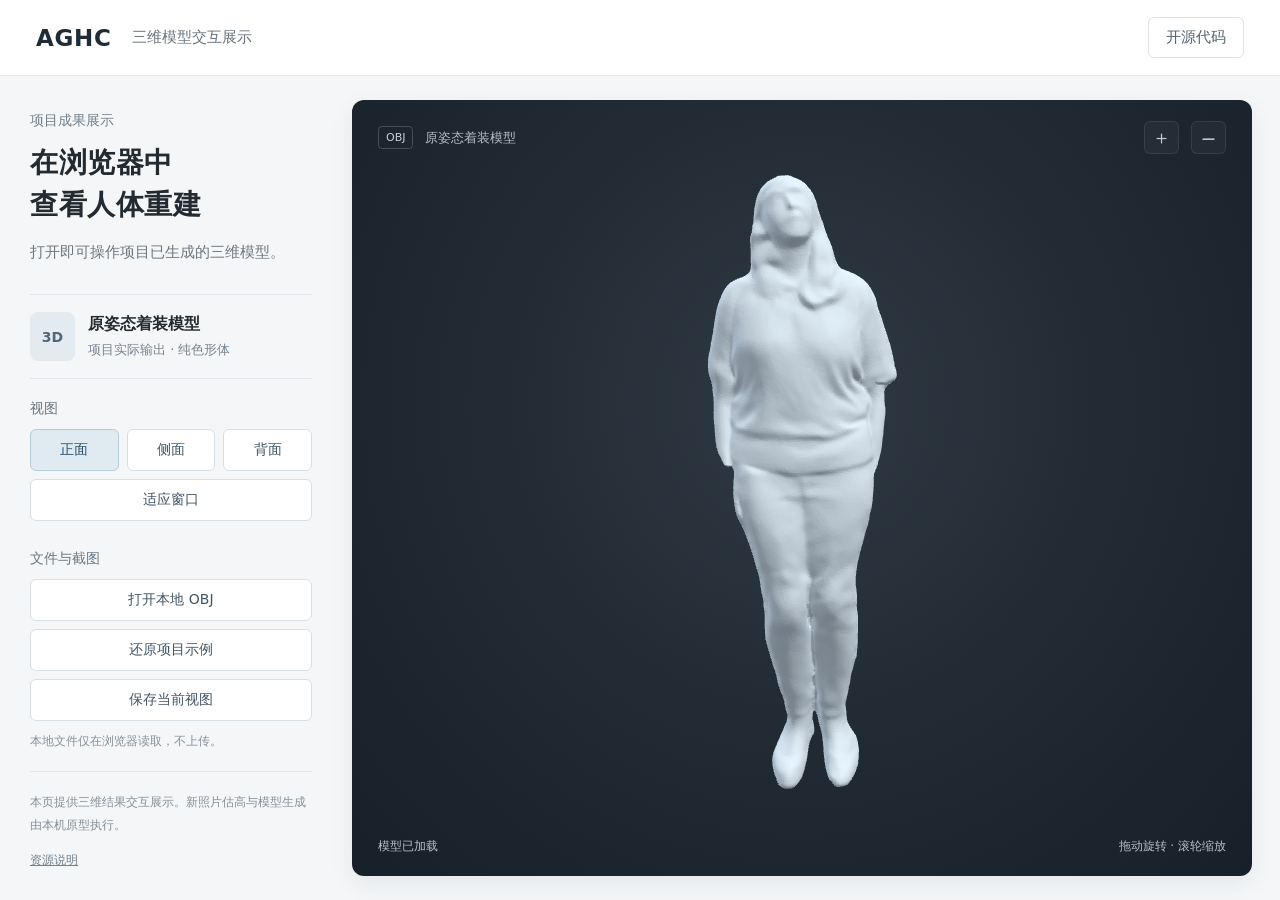
<file: index.html>
<!doctype html>
<html lang="zh-CN"><head><meta charset="utf-8"><meta name="viewport" content="width=device-width,initial-scale=1"><meta name="description" content="AGHC 三维模型交互展示，直接查看项目生成的OBJ模型，支持旋转、缩放及本地文件查看。"><link rel="icon" href="data:,"><title>AGHC · 三维模型交互展示</title><link rel="stylesheet" href="viewer.css"></head>
<body><header><a class="brand" href="./">AGHC<span>三维模型交互展示</span></a><a class="source" href="https://github.com/sini57921-coder/AGHC" target="_blank" rel="noopener">开源代码</a></header>
<main><aside><div class="intro"><p class="kicker">项目成果展示</p><h1>在浏览器中<br>查看人体重建</h1><p>打开即可操作项目已生成的三维模型。</p></div><section class="model-card"><div class="model-icon" aria-hidden="true">3D</div><div><h2 id="modelName">原姿态着装模型</h2><p id="modelMeta">项目实际输出 · 纯色形体</p></div></section><section class="controls"><h2>视图</h2><div class="angles"><button data-action="front" class="active">正面</button><button data-action="side">侧面</button><button data-action="back">背面</button></div><button class="wide" data-action="reset">适应窗口</button></section><section class="controls"><h2>文件与截图</h2><label class="file-button">打开本地 OBJ<input id="fileInput" type="file" accept=".obj" hidden></label><button class="wide" id="restore">还原项目示例</button><button class="wide" id="capture">保存当前视图</button><p class="privacy">本地文件仅在浏览器读取，不上传。</p></section><div class="scope"><p>本页提供三维结果交互展示。新照片估高与模型生成由本机原型执行。</p><a href="THIRD_PARTY_NOTICES.md">资源说明</a></div></aside>
<section class="workspace" aria-label="三维模型查看区"><div class="canvas-head"><div><span class="pill">OBJ</span><span id="viewLabel">项目重建示例</span></div><div class="zoom"><button data-action="in" aria-label="放大">＋</button><button data-action="out" aria-label="缩小">−</button></div></div><div id="canvas" role="img" aria-label="可旋转缩放的三维人体模型"></div><div id="loading" role="status">正在加载三维模型…</div><div class="canvas-foot"><span id="status">准备模型</span><span>拖动旋转 · 滚轮缩放</span></div></section></main>
<script src="three.min.js"></script><script src="OBJLoader.js"></script><script src="viewer.js"></script></body></html>
</file>
<file: viewer.css>
:root{font-family:"Microsoft YaHei","PingFang SC",system-ui,sans-serif;color:#222a32;background:#f4f6f8;font-size:16px}*{box-sizing:border-box}body{margin:0}header{height:76px;padding:0 36px;display:flex;align-items:center;justify-content:space-between;border-bottom:1px solid #e3e7eb;background:white}.brand{text-decoration:none;color:#1f2c36;font-weight:750;font-size:23px;letter-spacing:.03em;display:flex;align-items:center;gap:20px}.brand span{font-size:15px;font-weight:400;letter-spacing:0;color:#68737e}.source{color:#536470;font-size:15px;text-decoration:none;padding:10px 17px;border:1px solid #dde3e8;border-radius:6px}main{max-width:1680px;margin:auto;display:grid;grid-template-columns:300px minmax(0,1fr);gap:24px;padding:24px 28px}aside{padding:12px 16px 0 2px}.kicker{color:#71808c;font-size:14px;margin:0 0 12px}.intro h1{font-size:28px;line-height:1.5;font-weight:650;letter-spacing:.02em;margin:0 0 13px}.intro>p:last-child{font-size:15px;color:#6d7882;line-height:1.8;margin:0 0 28px}.model-card{display:flex;gap:13px;align-items:center;padding:17px 0;border-top:1px solid #dfe5ea;border-bottom:1px solid #dfe5ea}.model-icon{background:#e3ebf0;color:#506577;width:45px;height:49px;border-radius:8px;display:grid;place-items:center;font-size:14px;font-weight:700}.model-card h2{font-size:16px;margin:0 0 6px;font-weight:600;overflow-wrap:anywhere}.model-card p{font-size:13px;color:#78848f;margin:0}.controls{padding-top:21px}.controls h2{font-size:14px;color:#697782;font-weight:500;margin:0 0 11px}.angles{display:grid;grid-template-columns:repeat(3,1fr);gap:8px;margin-bottom:8px}button,.file-button{font:inherit;font-size:14px;border:1px solid #d6dfe6;color:#415465;background:white;border-radius:6px;cursor:pointer;padding:11px 10px;text-align:center;transition:background .15s,border-color .15s}button:hover,.file-button:hover{background:#e9eff3;border-color:#b7c9d6}button.active{background:#e0eaf1;color:#264e6d;border-color:#b7ccd9}.wide,.file-button{display:block;width:100%;margin:8px 0}.privacy{font-size:12px;line-height:1.7;color:#85909a;margin:10px 0}.scope{border-top:1px solid #dfe5ea;margin-top:20px;padding-top:7px;color:#84909a;font-size:12px;line-height:1.9}.scope a{color:#71828e;text-decoration:underline}.workspace{position:relative;min-width:0;min-height:520px;height:calc(100vh - 124px);max-height:1000px;overflow:hidden;border-radius:12px;background:radial-gradient(ellipse at 50% 39%,#303a44 0,#222b34 48%,#172029 100%);box-shadow:0 8px 24px #22303b13}.canvas-head,.canvas-foot{position:absolute;left:26px;right:26px;display:flex;align-items:center;justify-content:space-between;color:#b4c0ca;z-index:2;font-size:13px;pointer-events:none}.canvas-head{top:21px}.canvas-head>div{display:flex;align-items:center;gap:12px}.pill{font-size:11px;border:1px solid #73808b75;border-radius:4px;padding:4px 7px;color:#c6d1d9}.zoom{pointer-events:auto}.zoom button{background:#ffffff08;color:#bfcdd8;border:1px solid #ffffff16;width:35px;height:33px;padding:0;font-size:19px}.zoom button:hover{background:#ffffff18}.canvas-foot{bottom:21px;font-size:12px}#canvas{width:100%;height:100%;touch-action:none;cursor:grab}#canvas:active{cursor:grabbing}canvas{display:block;outline:none}#loading{position:absolute;inset:0;display:grid;place-items:center;pointer-events:none;color:#bdcad5;font-size:15px}#loading[hidden]{display:none}button:focus-visible,.file-button:focus-within,a:focus-visible{outline:2px solid #3b7fa8;outline-offset:3px}@media(max-width:900px){header{padding:0 20px}.brand{gap:12px}.brand span{font-size:13px}main{grid-template-columns:240px minmax(0,1fr);padding:18px;gap:16px}aside{padding:8px 0}.intro h1{font-size:24px}.workspace{min-height:520px}}@media(max-width:650px){header{height:66px;padding:0 14px}.brand{font-size:21px}.brand span{font-size:12px}.source{font-size:12px;padding:8px}main{display:flex;flex-direction:column-reverse;padding:12px;gap:15px}.workspace{height:70vh;min-height:460px;border-radius:9px}aside{padding:6px}.intro h1 br{display:none}.intro h1{font-size:22px}.intro>p:last-child{margin-bottom:14px}.controls{padding-top:12px}.scope{margin-top:14px}.canvas-head,.canvas-foot{left:16px;right:16px}.canvas-foot{font-size:11px;gap:15px}}

#canvas canvas{width:100%;height:100%}
</file>
